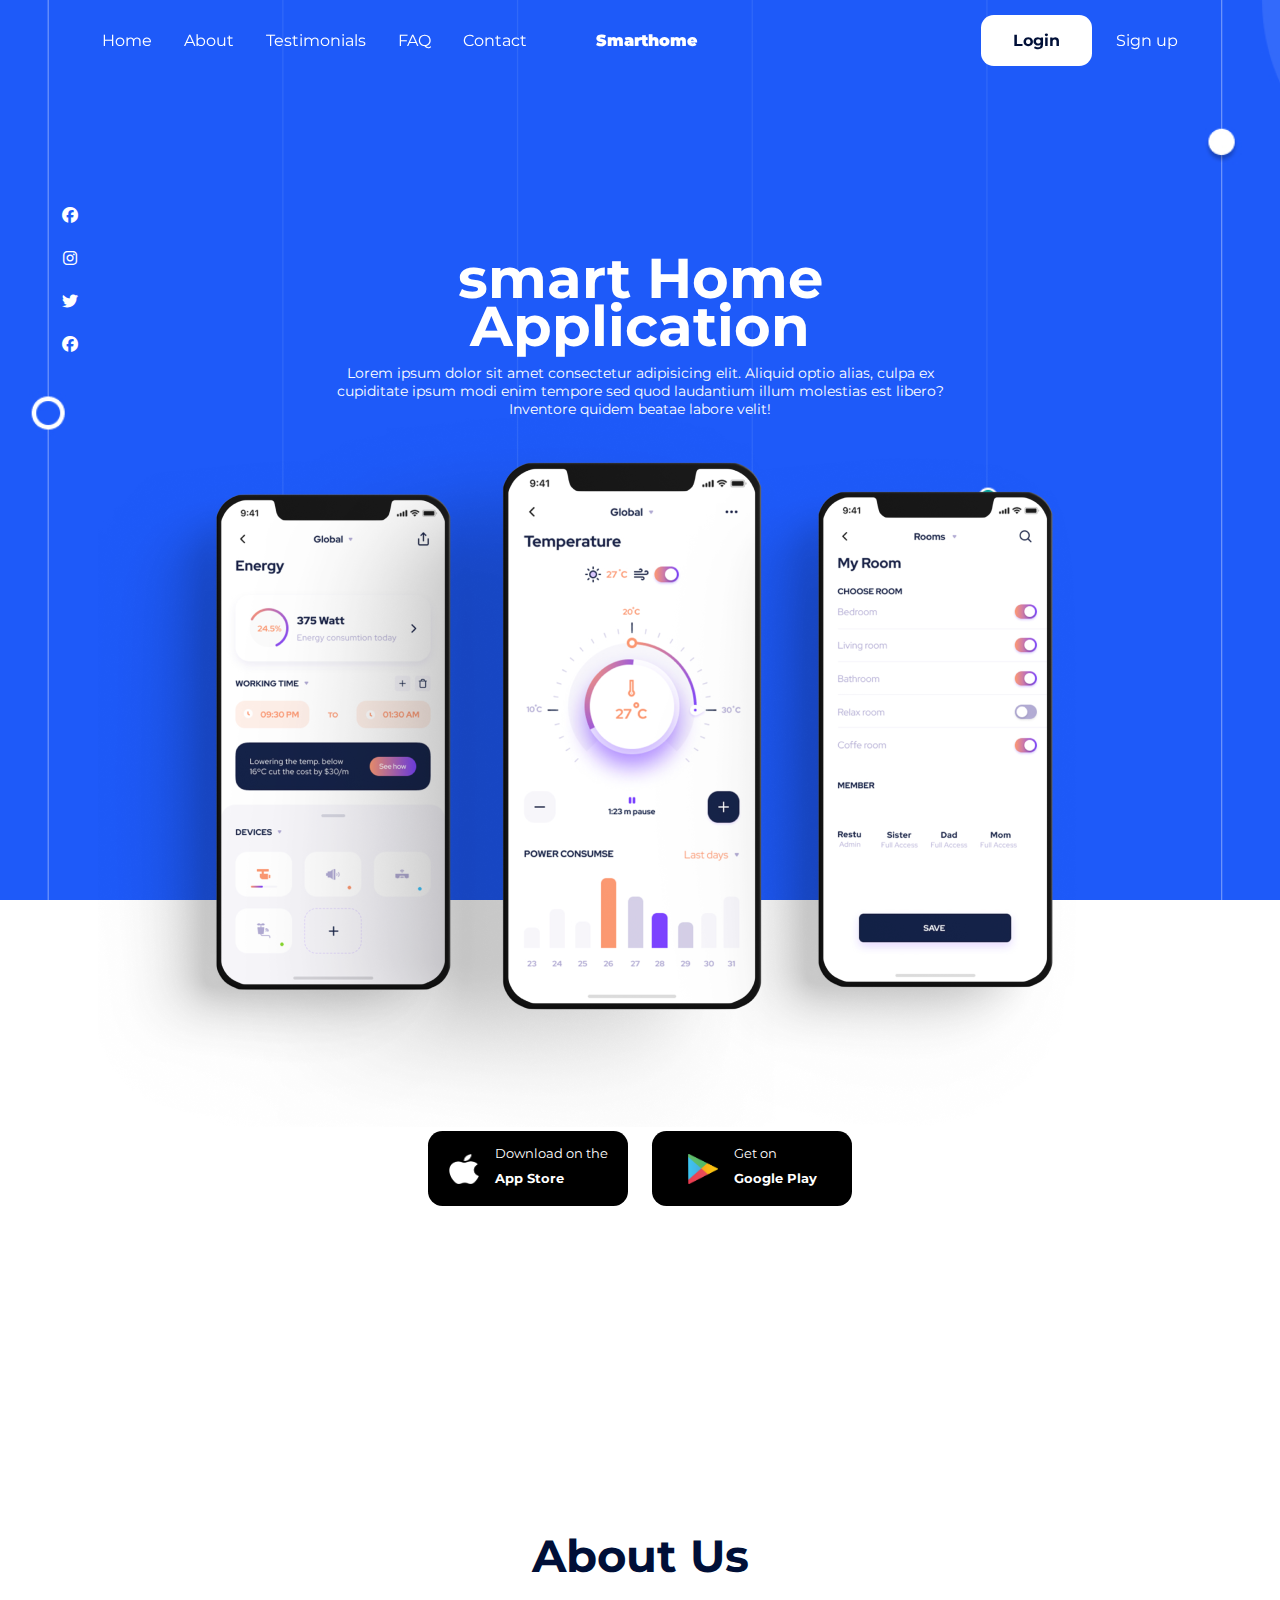
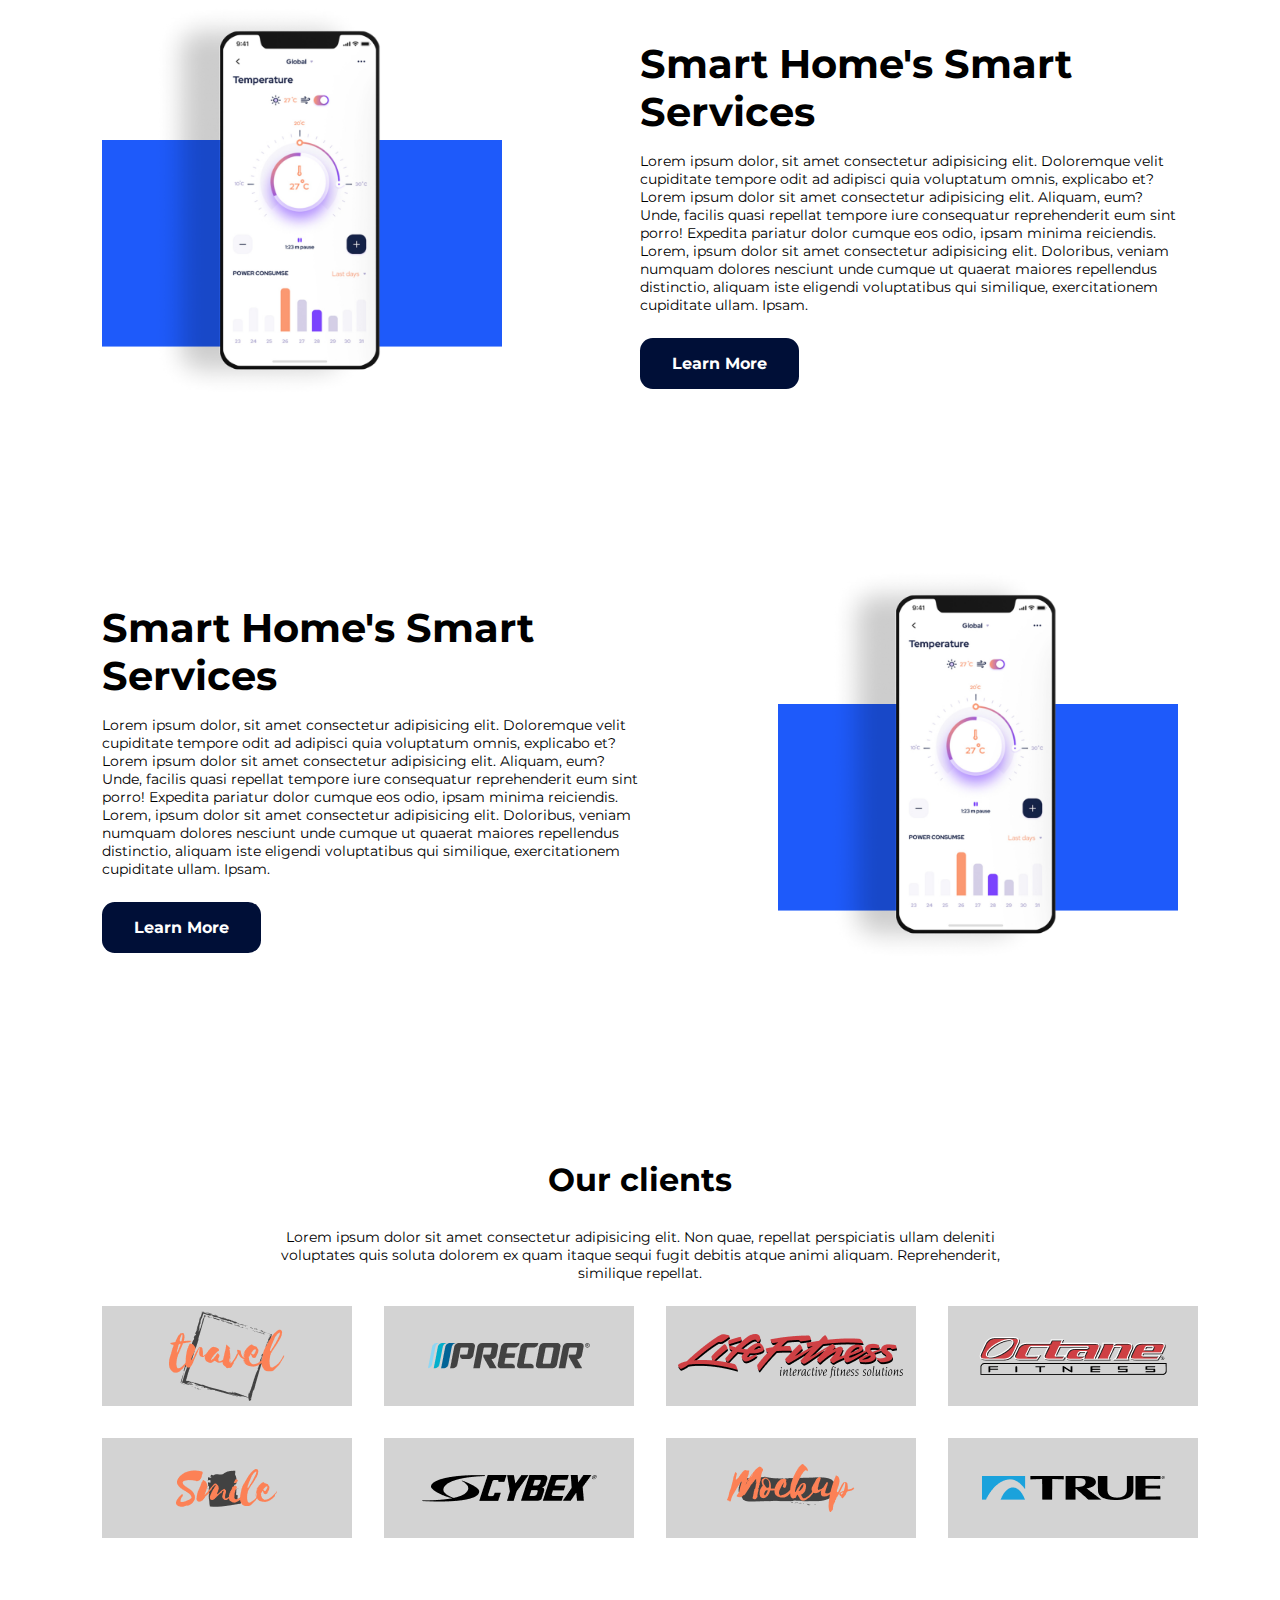
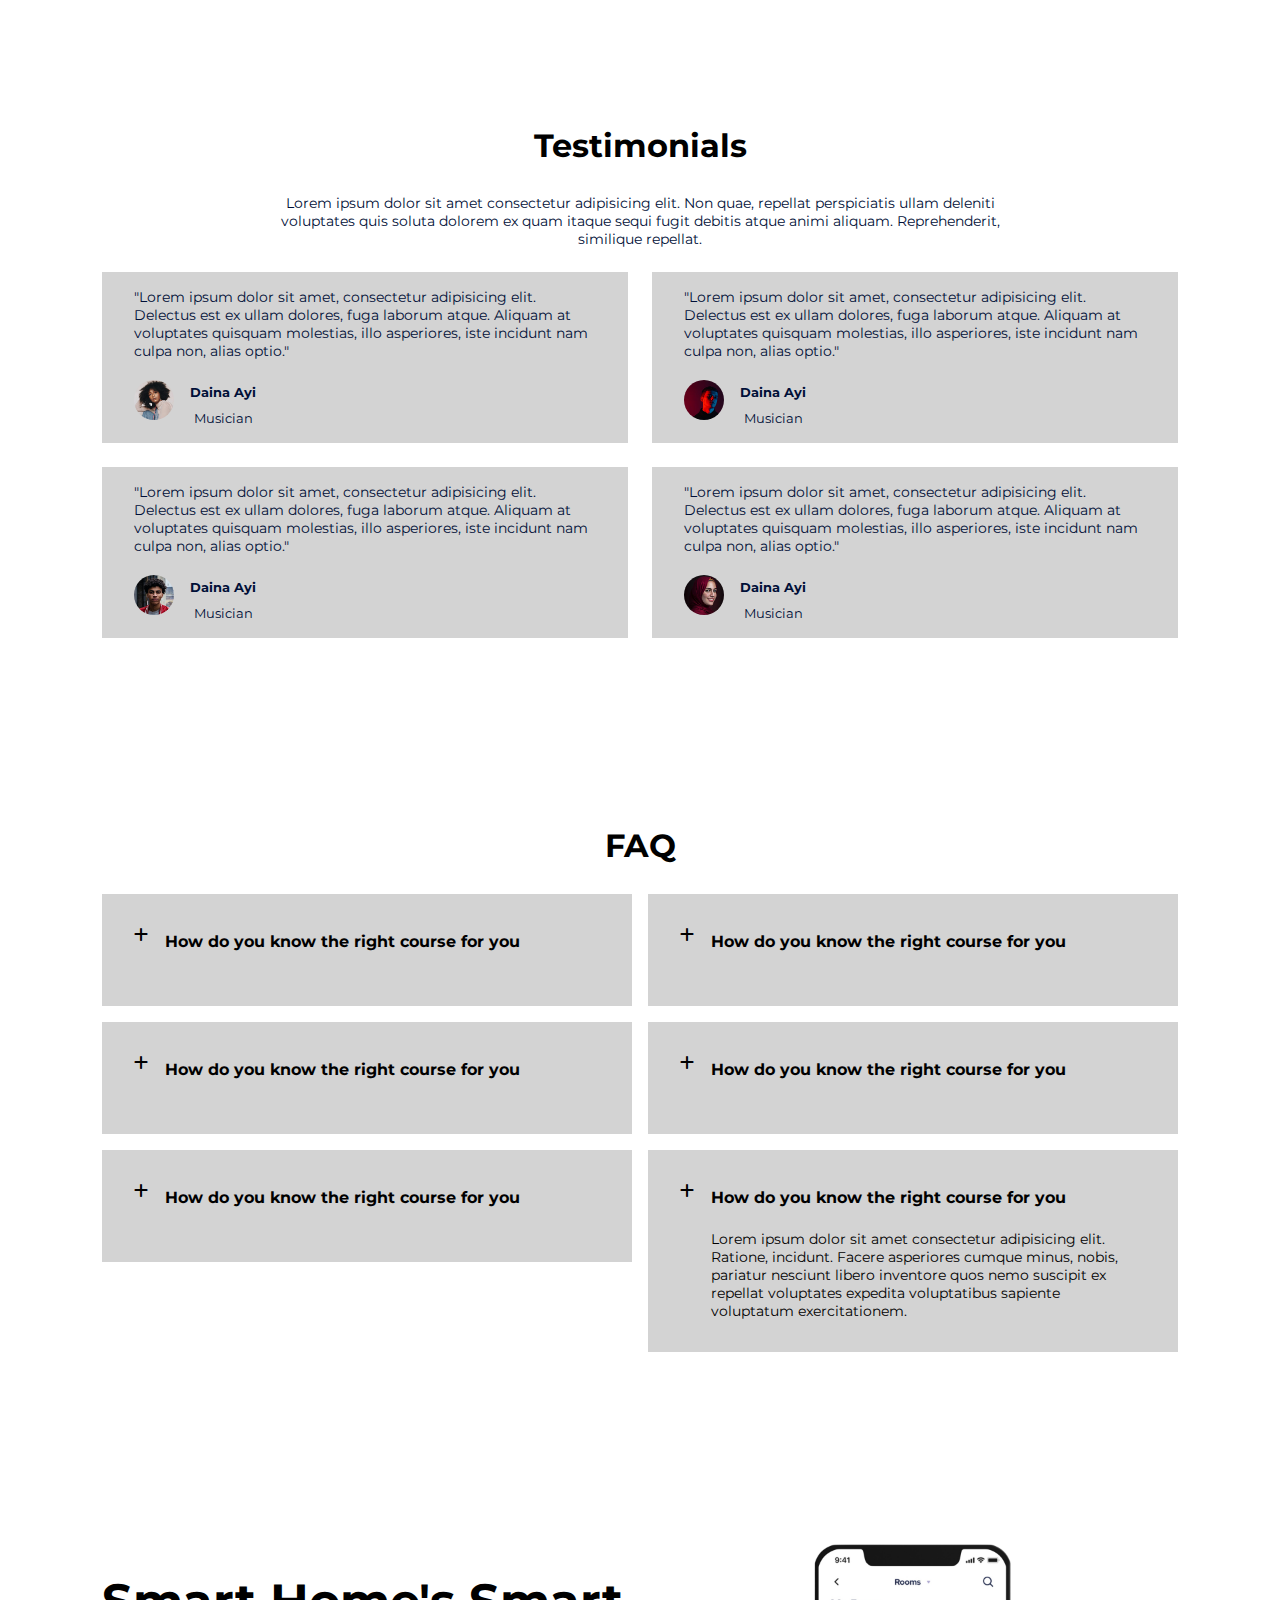
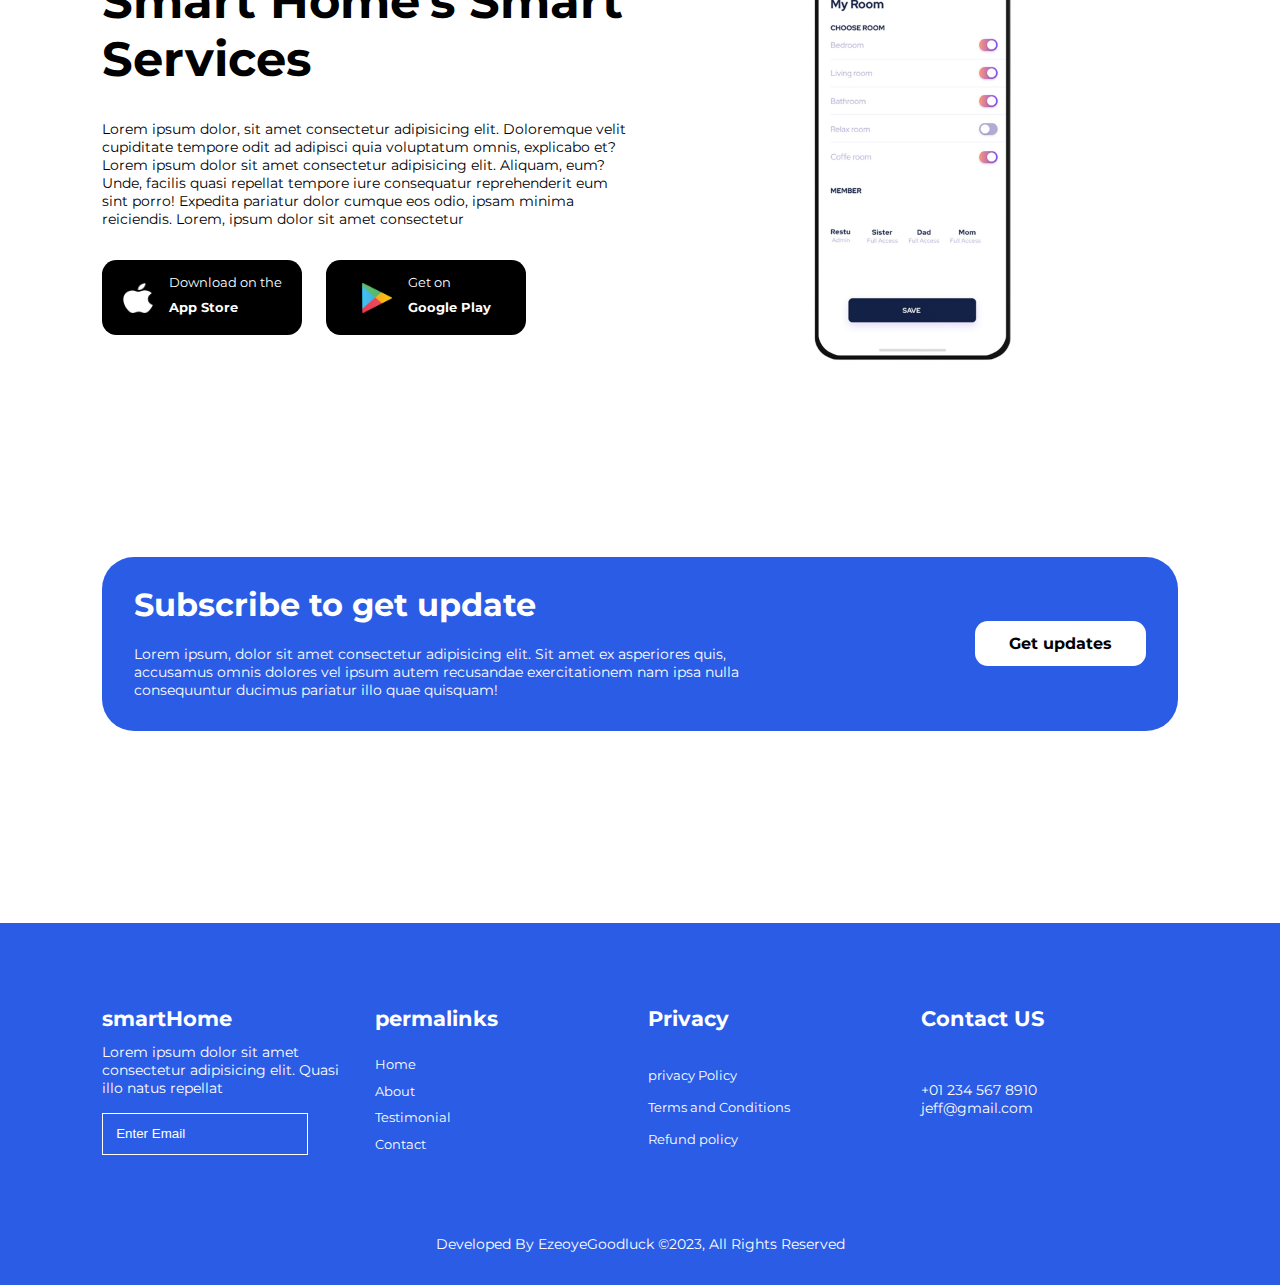
<file: index.html>
<!DOCTYPE html>
<html lang="en">
  <head>
    <meta charset="UTF-8" />
    <meta http-equiv="X-UA-Compatible" content="IE=edge" />
    <meta name="viewport" content="width=device-width, initial-scale=1.0" />
    <link
      rel="stylesheet"
      href="https://cdnjs.cloudflare.com/ajax/libs/font-awesome/6.3.0/css/all.min.css"
    />
    <link rel="stylesheet" href="style.css" />
    <title>Smarthome || website</title>
  </head>
  <body>
    <!-- =================Header section============ -->
    <header id="header">
      <nav class="nav">
        <div class="container nav__container">
          <ul class="nav__menu">
            <li><a href="index.html">Home</a></li>
            <li><a href="#about">About</a></li>
            <li><a href="#testimonials">Testimonials</a></li>
            <li><a href="#faq">FAQ</a></li>
            <li><a href="contact.html">Contact</a></li>
          </ul>
          <div class="smart__item">
            <li><a href="index.html">Smarthome</a></li>
          </div>
          <button id="open-menu-btn">
            <i class="fa fa-bars"></i>
          </button>
          <button id="close-menu-btn"><i class="fa fa-times"></i></button>
          <div class="nav__btn">
            <a href="#" class="btn btn-light">Login</a>
            <a href="#">Sign up</a>
          </div>
        </div>
      </nav>
      <!--===========aside socials================ -->
      <div class="socials">
        <a href="#">
          <i class="fa-brands fa-facebook"></i>
        </a>
        <a href="#">
          <i class="fa-brands fa-instagram"></i>
        </a>
        <a href="#">
          <i class="fa-brands fa-twitter"></i>
        </a>
        <a href="#">
          <i class="fa-brands fa-facebook"></i>
        </a>
      </div>
      <!-- ========Smarthome============ -->
      <div class="smarthome">
        <h1>smart Home Application</h1>
        <p>
          Lorem ipsum dolor sit amet consectetur adipisicing elit. Aliquid optio
          alias, culpa ex cupiditate ipsum modi enim tempore sed quod laudantium
          illum molestias est libero? Inventore quidem beatae labore velit!
        </p>
        <!-- ==========smarthome Image======= -->
        <div class="hero__image">
          <img src="./assets/images/hero.png" alt="hero" />
        </div>

        <!-- Call to action button -->
        <div class="cta__container">
          <!-- cta_btn-1 -->
          <div class="cta__btn">
            <img src="./assets/images/Apple-logo.png" alt="Apple-logo" />
            <div>
              <small>Download on the</small>
              <h5>App Store</h5>
            </div>
          </div>
          <!-- cta_btn-2 -->
          <div class="cta__btn">
            <img src="./assets/images/google playstore.png" alt="Apple-logo" />
            <div>
              <small>Get on</small>
              <h5>Google Play</h5>
            </div>
          </div>
        </div>
      </div>
    </header>

    <!-- ==================About Section================== -->

    <section id="about">
      <h2>About Us</h2>
      <div class="container">
        <div class="about__container">
          <!-- about_Image -->
          <div>
            <img src="./assets/images/about1.png" alt="about" />
          </div>
          <!-- about_info -->
          <div class="about__info">
            <h2>Smart Home's Smart Services</h2>
            <p>
              Lorem ipsum dolor, sit amet consectetur adipisicing elit.
              Doloremque velit cupiditate tempore odit ad adipisci quia
              voluptatum omnis, explicabo et?Lorem ipsum dolor sit amet
              consectetur adipisicing elit. Aliquam, eum? Unde, facilis quasi
              repellat tempore iure consequatur reprehenderit eum sint porro!
              Expedita pariatur dolor cumque eos odio, ipsam minima reiciendis.
              Lorem, ipsum dolor sit amet consectetur adipisicing elit.
              Doloribus, veniam numquam dolores nesciunt unde cumque ut quaerat
              maiores repellendus distinctio, aliquam iste eligendi voluptatibus
              qui similique, exercitationem cupiditate ullam. Ipsam.
            </p>
            <a href="#" class="btn btn-primary">Learn More</a>
          </div>
        </div>
        <!-- about-2 -->
        <div class="about__container">
          <!-- about_info -->
          <div class="about__info">
            <h2>Smart Home's Smart Services</h2>
            <p>
              Lorem ipsum dolor, sit amet consectetur adipisicing elit.
              Doloremque velit cupiditate tempore odit ad adipisci quia
              voluptatum omnis, explicabo et?Lorem ipsum dolor sit amet
              consectetur adipisicing elit. Aliquam, eum? Unde, facilis quasi
              repellat tempore iure consequatur reprehenderit eum sint porro!
              Expedita pariatur dolor cumque eos odio, ipsam minima reiciendis.
              Lorem, ipsum dolor sit amet consectetur adipisicing elit.
              Doloribus, veniam numquam dolores nesciunt unde cumque ut quaerat
              maiores repellendus distinctio, aliquam iste eligendi voluptatibus
              qui similique, exercitationem cupiditate ullam. Ipsam.
            </p>
            <a href="#" class="btn btn-primary">Learn More</a>
          </div>
          <!-- Image -->
          <div>
            <img src="./assets/images/about1.png" alt="about" />
          </div>
        </div>
      </div>
    </section>
    <!-- End of about section -->

    <!-- ==========================Clients section=========================================================== -->
    <section id="client">
      <h2>Our clients</h2>
      <p class="subtitle">
        Lorem ipsum dolor sit amet consectetur adipisicing elit. Non quae,
        repellat perspiciatis ullam deleniti voluptates quis soluta dolorem ex
        quam itaque sequi fugit debitis atque animi aliquam. Reprehenderit,
        similique repellat.
      </p>
      <div class="container client__container">
        <div>
          <img src="./assets/images/client1.png" alt="client" />
        </div>
        <div>
          <img src="./assets/images/client2.png" alt="client" />
        </div>
        <div>
          <img src="./assets/images/client3.png" alt="client" />
        </div>
        <div>
          <img src="./assets/images/client4.png" alt="client" />
        </div>
        <div>
          <img src="./assets/images/client5.png" alt="client" />
        </div>
        <div>
          <img src="./assets/images/client6.png" alt="client" />
        </div>
        <div>
          <img src="./assets/images/client7.png" alt="client" />
        </div>

        <div>
          <img src="./assets/images/client8.png" alt="client" />
        </div>
      </div>
    </section>
    <!-- ==================Testimonials Section================================= -->
    <section id="testimonials">
      <h2>Testimonials</h2>
      <p class="subtitle">
        Lorem ipsum dolor sit amet consectetur adipisicing elit. Non quae,
        repellat perspiciatis ullam deleniti voluptates quis soluta dolorem ex
        quam itaque sequi fugit debitis atque animi aliquam. Reprehenderit,
        similique repellat.
      </p>
      <div class="container testimonial__container">
        <div class="testimonial__item">
          <div class="testimonial__item-info">
            <p>
              "Lorem ipsum dolor sit amet, consectetur adipisicing elit.
              Delectus est ex ullam dolores, fuga laborum atque. Aliquam at
              voluptates quisquam molestias, illo asperiores, iste incidunt nam
              culpa non, alias optio."
            </p>
          </div>
          <div class="testimonial__item-footer">
            <div class="footer__image">
              <img src="./assets/images/avatar1.jpg" alt="client" />
            </div>
            <div class="footer__info">
              <h5>Daina Ayi</h5>
              <small>Musician</small>
            </div>
          </div>
        </div>
        <div class="testimonial__item">
          <div class="testimonial__item-info">
            <p>
              "Lorem ipsum dolor sit amet, consectetur adipisicing elit.
              Delectus est ex ullam dolores, fuga laborum atque. Aliquam at
              voluptates quisquam molestias, illo asperiores, iste incidunt nam
              culpa non, alias optio."
            </p>
          </div>
          <div class="testimonial__item-footer">
            <div class="footer__image">
              <img src="./assets/images/avatar2.jpg" alt="client" />
            </div>
            <div class="footer__info">
              <h5>Daina Ayi</h5>
              <small>Musician</small>
            </div>
          </div>
        </div>
        <div class="testimonial__item">
          <div class="testimonial__item-info">
            <p>
              "Lorem ipsum dolor sit amet, consectetur adipisicing elit.
              Delectus est ex ullam dolores, fuga laborum atque. Aliquam at
              voluptates quisquam molestias, illo asperiores, iste incidunt nam
              culpa non, alias optio."
            </p>
          </div>
          <div class="testimonial__item-footer">
            <div class="footer__image">
              <img src="./assets/images/avatar3.jpg" alt="client" />
            </div>
            <div class="footer__info">
              <h5>Daina Ayi</h5>
              <small>Musician</small>
            </div>
          </div>
        </div>
        <div class="testimonial__item">
          <div class="testimonial__item-info">
            <p>
              "Lorem ipsum dolor sit amet, consectetur adipisicing elit.
              Delectus est ex ullam dolores, fuga laborum atque. Aliquam at
              voluptates quisquam molestias, illo asperiores, iste incidunt nam
              culpa non, alias optio."
            </p>
          </div>
          <div class="testimonial__item-footer">
            <div class="footer__image">
              <img src="./assets/images/avatar4.jpg" alt="client" />
            </div>
            <div class="footer__info">
              <h5>Daina Ayi</h5>
              <small>Musician</small>
            </div>
          </div>
        </div>
      </div>
    </section>

    <!-- ===================End of Testimonials======================================================= -->

    <!-- ==============================FAQ================================================================== -->
    <section id="faq">
      <h2>FAQ</h2>
      <div class="container container__faq">
        <article class="faq">
          <div><i class="faq_icon fa-solid fa-plus"></i></div>
          <div class="question_answer">
            <h4>How do you know the right course for you</h4>
            <p>
              Lorem ipsum dolor sit amet consectetur adipisicing elit. Ratione,
              incidunt. Facere asperiores cumque minus, nobis, pariatur nesciunt
              libero inventore quos nemo suscipit ex repellat voluptates
              expedita voluptatibus sapiente voluptatum exercitationem.
            </p>
          </div>
        </article>
        <article class="faq">
          <div><i class="faq_icon fa-solid fa-plus"></i></div>
          <div class="question_answer">
            <h4>How do you know the right course for you</h4>
            <p>
              Lorem ipsum dolor sit amet consectetur adipisicing elit. Ratione,
              incidunt. Facere asperiores cumque minus, nobis, pariatur nesciunt
              libero inventore quos nemo suscipit ex repellat voluptates
              expedita voluptatibus sapiente voluptatum exercitationem.
            </p>
          </div>
        </article>
        <article class="faq">
          <div><i class="faq_icon fa-solid fa-plus"></i></div>
          <div class="question_answer">
            <h4>How do you know the right course for you</h4>
            <p>
              Lorem ipsum dolor sit amet consectetur adipisicing elit. Ratione,
              incidunt. Facere asperiores cumque minus, nobis, pariatur nesciunt
              libero inventore quos nemo suscipit ex repellat voluptates
              expedita voluptatibus sapiente voluptatum exercitationem.
            </p>
          </div>
        </article>
        <article class="faq">
          <div><i class="faq_icon fa-solid fa-plus"></i></div>
          <div class="question_answer">
            <h4>How do you know the right course for you</h4>
            <p>
              Lorem ipsum dolor sit amet consectetur adipisicing elit. Ratione,
              incidunt. Facere asperiores cumque minus, nobis, pariatur nesciunt
              libero inventore quos nemo suscipit ex repellat voluptates
              expedita voluptatibus sapiente voluptatum exercitationem.
            </p>
          </div>
        </article>
        <article class="faq">
          <div><i class="faq_icon fa-solid fa-plus"></i></div>
          <div class="question_answer">
            <h4>How do you know the right course for you</h4>
            <p>
              Lorem ipsum dolor sit amet consectetur adipisicing elit. Ratione,
              incidunt. Facere asperiores cumque minus, nobis, pariatur nesciunt
              libero inventore quos nemo suscipit ex repellat voluptates
              expedita voluptatibus sapiente voluptatum exercitationem.
            </p>
          </div>
        </article>
        <article class="faq open">
          <div><i class="faq_icon fa-solid fa-plus"></i></div>
          <div class="question_answer">
            <h4>How do you know the right course for you</h4>
            <p>
              Lorem ipsum dolor sit amet consectetur adipisicing elit. Ratione,
              incidunt. Facere asperiores cumque minus, nobis, pariatur nesciunt
              libero inventore quos nemo suscipit ex repellat voluptates
              expedita voluptatibus sapiente voluptatum exercitationem.
            </p>
          </div>
        </article>
      </div>
    </section>

    <!-- =======================Call to Action =============================================== -->
    <section id="feedback">
      <div class="container">
        <div class="feedback__container">
          <div class="feedback__info">
            <h2>Smart Home's Smart Services</h2>
            <p>
              Lorem ipsum dolor, sit amet consectetur adipisicing elit.
              Doloremque velit cupiditate tempore odit ad adipisci quia
              voluptatum omnis, explicabo et?Lorem ipsum dolor sit amet
              consectetur adipisicing elit. Aliquam, eum? Unde, facilis quasi
              repellat tempore iure consequatur reprehenderit eum sint porro!
              Expedita pariatur dolor cumque eos odio, ipsam minima reiciendis.
              Lorem, ipsum dolor sit amet consectetur
            </p>
            <!-- Call to action button -->
            <div class="cta__container">
              <!-- cta_btn-1 -->
              <div class="cta__btn">
                <img src="./assets/images/Apple-logo.png" alt="Apple-logo" />
                <div>
                  <small>Download on the</small>
                  <h5>App Store</h5>
                </div>
              </div>
              <!-- cta_btn-2 -->
              <div class="cta__btn">
                <img
                  src="./assets/images/google playstore.png"
                  alt="Apple-logo"
                />
                <div>
                  <small>Get on</small>
                  <h5>Google Play</h5>
                </div>
              </div>
            </div>
          </div>
          <!-- about_Image  -->
          <div class="feedback__img">
            <img src="./assets/images/app3.png" alt="about" />
          </div>
        </div>
      </div>
    </section>
    <!-- ================================End of Feedback Section=================================================== -->

    <!-- ================================Update's Section======================================================== -->
    <section id="update">
      <div class="container">
        <div class="update__container">
          <div class="update__info">
            <h2>Subscribe to get update</h2>
            <p>
              Lorem ipsum, dolor sit amet consectetur adipisicing elit. Sit amet
              ex asperiores quis, accusamus omnis dolores vel ipsum autem
              recusandae exercitationem nam ipsa nulla consequuntur ducimus
              pariatur illo quae quisquam!
            </p>
          </div>
          <div class="update__cta-btn">
            <a href="#" class="">Get updates</a>
          </div>
        </div>
      </div>
    </section>
    <!-- ===================Footer Section====================================================================== -->
    <footer id="footer">
      <div class="container footer__container">
        <div>
          <h4>smartHome</h4>
          <p>
            Lorem ipsum dolor sit amet consectetur adipisicing elit. Quasi illo
            natus repellat
          </p>
          <div>
            <input type="text" placeholder="Enter Email" />
          </div>
        </div>
        <div>
          <h4>permalinks</h4>
          <ul>
            <li><a href="#">Home</a></li>
            <li><a href="#about">About</a></li>
            <li><a href="#testimonial">Testimonial</a></li>
            <li><a href="#contect">Contact</a></li>
          </ul>
        </div>
        <div>
          <h4>Privacy</h4>
          <ul>
            <li>privacy Policy</li>
            <li>Terms and Conditions</li>
            <li>Refund policy</li>
          </ul>
        </div>
        <div>
          <h4>Contact US</h4>
          <p>
            +01 234 567 8910 <br />
            jeff@gmail.com
          </p>
        </div>
      </div>
      <p class="signature">
        Developed By EzeoyeGoodluck &copy;2023, All Rights Reserved
      </p>
    </footer>

    <script src="main.js"></script>
  </body>
</html>
</file>
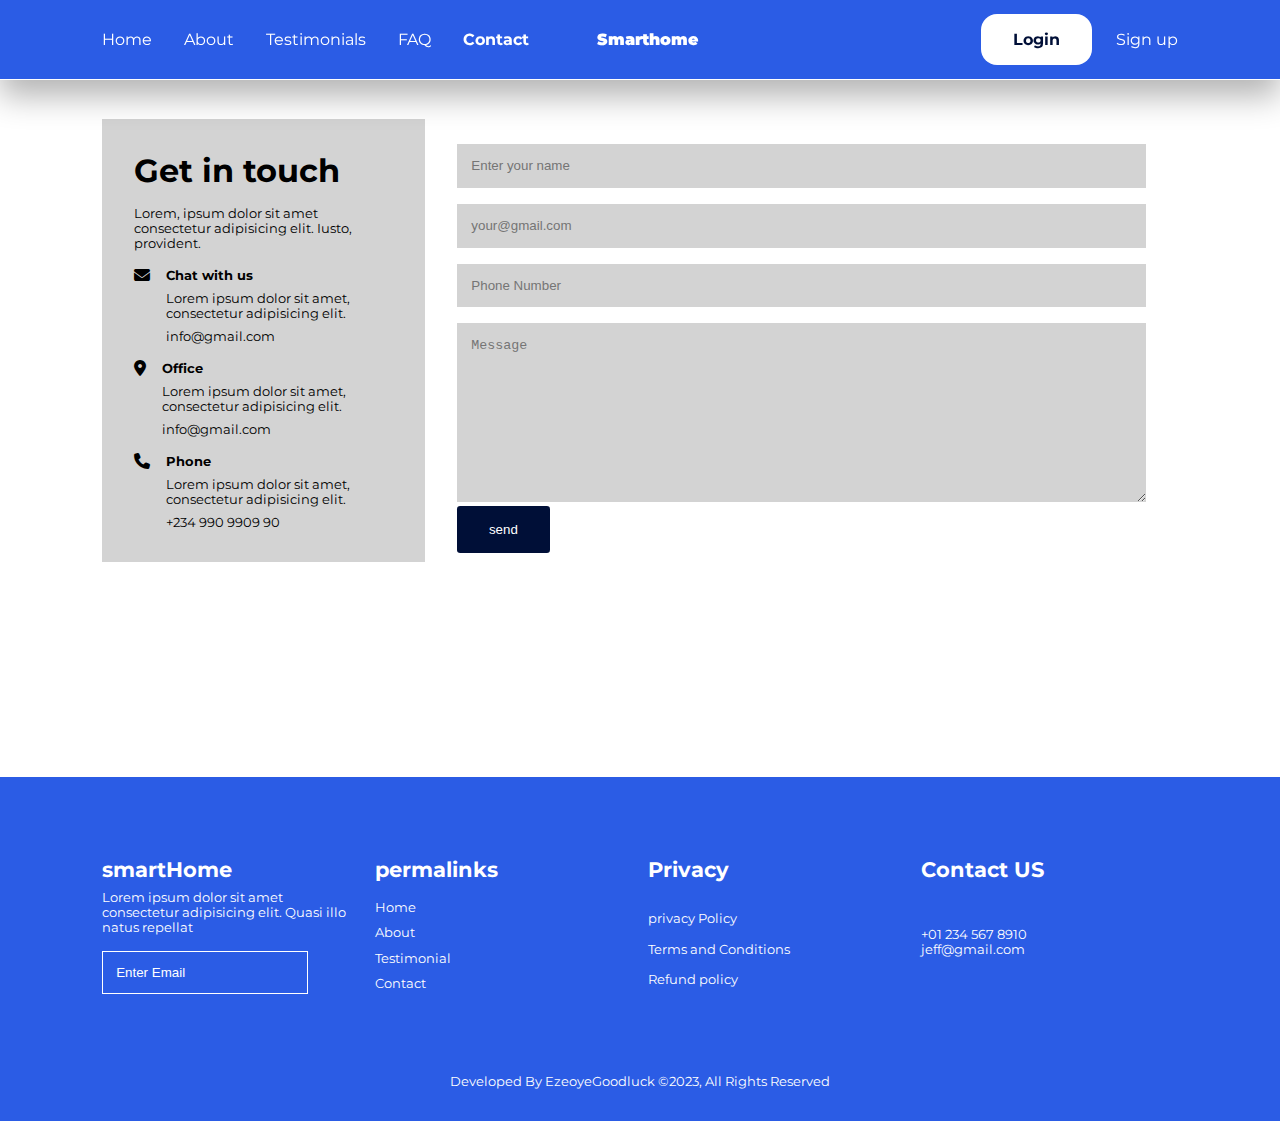
<file: contact.html>
<!DOCTYPE html>
<html lang="en">
<head>
    <meta charset="UTF-8">
    <meta http-equiv="X-UA-Compatible" content="IE=edge">
    <meta name="viewport" content="width=device-width, initial-scale=1.0">
    <link rel="stylesheet" href="https://cdnjs.cloudflare.com/ajax/libs/font-awesome/6.3.0/css/all.min.css">
    <link rel="stylesheet" href="contact.css">
    <title>Smarthome || website </title>
</head>
<body>
    <!-- =================Header section============ --> 
    <header id="header">
        <nav class="nav window-scroll">
            <div class="container nav__container">
                <ul class="nav__menu">
                    <li><a href="index.html">Home</a></li>
                    <li><a href="index.html#about">About</a></li>
                    <li><a href="index.html#testimonials">Testimonials</a></li>
                    <li><a href="index.html#faq">FAQ</a></li>
                    <li><a href="contact.html">Contact</a></li>
                </ul>
                <div class="smart__item">
                <li><a href="index.html" >Smarthome</a></li>
               </div>
                <button id="open-menu-btn">
                    <i class="fa fa-bars"></i>
                </button>
                <button id="close-menu-btn"><i class="fa fa-times "></i></button>
                <div class="nav__btn">
                    <a href="#" class="btn btn-light" >Login</a>
                    <a href="#">Sign up</a>
                </div>
            </div>
        </nav>

    </header>

    <!--===================== Contact Section========================================= -->

    <section id="contact">
        <div class="container contact__container">
            <article class="contact__info">
                <h2>Get in touch</h3>
                <p>Lorem, ipsum dolor sit amet consectetur adipisicing elit. Iusto, provident.</p>
                <div  class="contact__info-item">
                    <i class="fa-solid fa-envelope"></i>
                    <div>
                        <h5>Chat with us</h5>
                        <p>Lorem ipsum dolor sit amet, consectetur adipisicing elit.</p>
                        <p>info@gmail.com</p>
                    </div> 
                </div>
                <div  class="contact__info-item">
                    <i class="fa-solid fa-location-dot"></i>
                    <div>
                        <h5>Office</h5>
                        <p>Lorem ipsum dolor sit amet, consectetur adipisicing elit.</p>
                        <p>info@gmail.com</p>
                    </div> 
                </div >
                <div  class="contact__info-item" >
                    <i class="fa-solid fa-phone"></i>
                    <div>
                        <h5>Phone</h5>
                        <p>Lorem ipsum dolor sit amet, consectetur adipisicing elit.</p>
                        <p>+234 990 9909 90</p>
                    </div> 
                </div>
            
            </article>
            <article class="contact__form">
                <input type="text" placeholder="Enter your name">
                <input type="email" placeholder="your@gmail.com">
                <input type="text" placeholder="Phone Number">
                <textarea name=""  cols="30" rows="10" placeholder="Message"></textarea>
                <input type="button" class="btn-primary" value="send">


            </article>

        </div>

    </section>




 
    <!-- ===================Footer Section====================================================================== -->
    <footer id="footer">
        <div class="container footer__container">
            <div>
                <h4>smartHome</h4>
                <p>Lorem ipsum dolor sit amet consectetur adipisicing elit. Quasi illo natus repellat</p>
                <div>
                    <input type="text" placeholder="Enter Email">
                </div>
            </div>
            <div>
                <h4>permalinks</h4>
                <ul>
                    <li><a href="#">Home</a></li>
                    <li><a href="#about">About</a></li>
                    <li><a href="#testimonial">Testimonial</a></li>
                    <li><a href="#contect">Contact</a></li>
                </ul>
            </div>
            <div>
                <h4>Privacy</h4>
                <ul>
                    <li>privacy Policy</li>
                    <li>Terms and Conditions</li>
                    <li>Refund policy</li>
                </ul>
            </div>
            <div>
                <h4>Contact US</h4>
                <p>+01 234 567 8910 <br>
                jeff@gmail.com</p>
            </div>
        </div>
        <p class="signature">
            Developed By EzeoyeGoodluck &copy;2023, All Rights Reserved
          </p>
    </footer>



    <script src="main.js"></script>
</body>

</html>
</file>
<file: style.css>
@import url("https://fonts.googleapis.com/css2?family=Inter:wght@400;700;800&family=Lato:wght@300;400;900&family=Montserrat:wght@300;400;500;600;700;800&display=swap");

:root {
  --color-primary: #a91efa;
  --color-primary-varient: rgba(0, 0, 240, 0.2);
  --color-white: #fff;
  --color-black: #000f37;
  --color-dark: #575757;

  --bottom-selection-padding: 12rem;
  --bottom-selection-padding-mobile: 8rem;

  --transition: all 400ms ease;

  --container-width: 84%;
  --container-width-tablet: 90%;
  --container-width-mobile: 94%;
}

* {
  padding: 0;
  margin: 0;
  box-sizing: border-box;
  text-decoration: none;
  list-style-type: none;
}

html {
  scroll-behavior: smooth;
}

body {
  font-family: "Montserrat", sans-serif;
  background: var(--color-white);
  color: var(--color-white);
  font-size: 0.9;
}

/* ============== General styles ==========================*/
a {
  color: var(--color-white);
  cursor: pointer;
}

section {
  padding-bottom: var(--bottom-selection-padding);
}

.container {
  width: var(--container-width);
  margin: auto;
}

button{
  background: transparent;
  border: none;
}

.btn {
  padding: 1rem 2rem;
  border-radius: 0.8rem;
  font-weight: bold;
  cursor: pointer;
}

.btn-primary {
  background-color: var(--color-black);
  color: var(--color-white);
}

.btn:hover {
  background-color: var(--color-white);
  color: var(--color-black);
  border: 1px solid var(--color-black);
}

.btn-light {
  background-color: var(--color-white);
  color: var(--color-black);
  font-weight: 700;
}

.btn-light:hover {
  background-color: transparent;
  color: var(--color-white);
  border: 1px #fff solid;
}

section > h2 {
  text-align: center;
  margin-bottom: 2rem;
  color: #000;
}

h1,
h2,
h3,
h4,
h5 {
  line-height: 2rem;
}

h2 {
  font-size: 2rem;
}

h3 {
  font-size: 1.6rem;
}

h4 {
  font-size: 1.3rem;
}

p {
  font-size: 0.9rem;
}

.subtitle {
  max-width: 60%;
  margin: auto;
  text-align: center;
  padding-bottom: 1.5rem;
}

/* ======================End of general styles =======================*/

.cta__container {
  display: flex;
  gap: 1.5rem;
}

.cta__btn img {
  width: 30px;
  height: 30px;
}

.cta__btn {
  background: #000;
  color: #fff;
  width: 200px;
  height: 75px;
  border-radius: 0.9rem;
  display: flex;
  justify-content: center;
  align-items: center;
  padding: 0 1rem;
  gap: 1rem;
  text-align: left;
  cursor: pointer;
  transition: 0.5s ease;
}

.cta__btn:hover {
  transform: translateY(-10px);
  opacity: 0.8;
}

/* ==============Header section============================= */

#header {
  height: 100vh;
  width: 100;
  background-image: url("./assets/images/header\ bg.jpg");
  background-position: center;
  background-repeat: no-repeat;
  background-size: cover;
  position: relative;
}

#header .nav {
  background-color: transparent;
  position: fixed;
  width: 100vw;
  top: 0;
  z-index: 11;
  height: 5rem;
}

.nav__btn {
  display: flex;
  align-items: center;
  justify-items: center;
  gap: 1.5rem;
  cursor: pointer;
}

.smart__item {
  display: flex;
  align-items: center;
  justify-items: flex-start;
  text-align: left;
  margin-right: 20%;
}

.smart__item a {
  font-weight: 900;
}

#header .nav__container {
  display: flex;
  align-items: center;
  justify-content: space-between;
  height: 100%;
}

#header .nav.window-scroll {
  background-color: #2b5ce5;
  box-shadow: 0 1rem 2rem rgba(0, 0, 0, 0.3);
  border-bottom: 1px solid #fff;
}

.nav__container button {
  display: none;
  z-index: 10;
  cursor: pointer;
}

.nav__menu {
  display: flex;
  gap: 2rem;
}

#header .nav__container ul li a:hover {
  color: #d3d3d3;
}

#header > div {
  padding-top: 35rem;
  display: flex;
  height: 100%;
  width: 50%;
  margin: auto;
  align-items: center;
  justify-content: center;
  flex-direction: column;
  text-align: center;
}

#header > div h1 {
  font-size: 3.5rem;
  margin-bottom: 0.9rem;
  line-height: 3rem;
}

#header .socials {
  position: absolute;
  top: -50%;
  left: -250px;
  z-index: 2;
  display: flex;
  flex-direction: column;
  gap: 1.5rem;
}

#header .socials i:hover {
  color: #d3d3d3;
}

/* ===========About Us========================= */

#about {
  margin-top: 40rem;
  color: #000;
}

#about > h2 {
  color: var(--color-black) !important;
  text-align: center;
  font-size: 2.8rem;
  margin-bottom: 2rem;
}

.about__container {
  display: grid;
  grid-template-columns: 50% 50%;
  align-items: center;
  justify-content: center;
  color: #000;
}

#about .about__container:first-child {
  margin-bottom: 10rem;
}

#about .about__container:last-child div:last-child {
  text-align: right;
}

#about .about__info h2 {
  font-size: 2.5rem;
  line-height: 3rem;
  margin-bottom: 1rem;
}

.about__container .about__info p {
  padding-bottom: 2.5rem;
}

.about__container img {
  width: 400px;
}

/* ==============CLIENT================== */

#client {
  color: black;
}

#client .client__container {
  display: grid;
  grid-template-columns: repeat(4, 1fr);
  gap: 2rem;
}

#client .client__container > div {
  width: 250px;
  height: 100px;
  display: flex;
  align-items: center;
  justify-content: center;
  background-color: #d3d3d3;
  cursor: pointer;
}

#client .client__container > div:hover {
  background-color: var(--color-white);
  border: 1px solid #d3d3d3;
}

/* ===============================Testimonials sections======================================================= */

#testimonials {
  color: var(--color-black);
}

#testimonials .testimonial__container {
  display: grid;
  grid-template-columns: repeat(2, 1fr);
  gap: 1.5rem;
}

#testimonials .testimonial__item {
  padding: 1rem 2rem;
  background-color: #d3d3d3;
}

.footer__image img {
  width: 40px;
  border-radius: 50%;
  align-self: center;
}

.testimonial__item-info {
  padding-bottom: 1rem;
}

.testimonial__item-footer {
  display: flex;
  gap: 1rem;
  text-align: center;
  align-items: center;
}

/* ======================FAQ================================================= */
.container__faq {
  display: grid;
  grid-template-columns: 1fr 1fr;
  gap: 1rem;
  place-content: center;
}

.container__faq .faq {
  color: #000;
}

.faq {
  display: flex;
  gap: 1rem;
  padding: 2rem;
  height: fit-content;
  background-color: #d3d3d3;
  cursor: pointer;
  transition: 0.5s ease;
  overflow: hidden;
  position: relative;
}

.faq:hover {
  border: 1px solid var(--color-primary);
  background-color: var(--color-primary-varient);
  box-shadow: 0px 10px 12px var(--color-primary-varient);
  transform: translateY(-10px);
}

.question_answer h4 {
  padding-bottom: 1rem;
  font-size: 1rem;
}

.question_answer p {
  display: none;
}

.faq.open .question_answer p {
  display: block;
}

/* ==============================Feedback========================================================= */
#feedback {
  color: #000;
}

#feedback .feedback__container {
  display: grid;
  grid-template-columns: repeat(2, 1fr);
  align-items: center;
  justify-content: center;
  gap: 1rem;
  width: 100%;
}

.feedback__img {
  width: 200px;
  /* display: flex;
    justify-content: center;
    align-items: center; */
  text-align: center;
  justify-self: center;
}

.feedback__img img {
  width: 100%;
  /* text-align: start; */
}

.feedback__info {
  display: grid;
  gap: 2rem;
}

.feedback__info h2 {
  font-size: 3rem;
  line-height: 1.2;
}

/* =========================End of Feedback Section================================================= */

/*========================Update's============================================== */
#update .update__container {
  display: grid;
  grid-template-columns: 60% 40%;
  align-items: center;
  gap: 1rem;
  color: var(--color-white);
  padding: 2rem;
  border-radius: 2rem;
}

.update__container {
  /* background-color: var(--color-primary); */
  background-color: #2b5ce5;
  color: var(--color-white);
}

.update__info {
  display: grid;
  gap: 1.5rem;
}

.update__cta-btn {
  justify-self: flex-end;
  background-color: white;
  border-radius: 0.8rem; 
   padding: 0.8rem 0.1rem;
  margin-right: 1rem; /* to push the button inside a bit */
  display: inline;
  overflow: hidden;
  transition: all 0.5ms ease;
}

 .update__cta-btn a {
  color: #000 !important;
  padding: 1rem 2rem;
  border-radius: 1rem;
  font-weight: bold;
  cursor: pointer;

} 

.update__cta-btn:hover{
    background-color: transparent !important;
    color: #fff !important;
    border: 1px solid #fff !important;
}

.update__cta-btn:hover a{
    color: #fff !important;

}

/* =====================================Footer section========================================================================= */

#footer {
  background-color: #2b5ce5;
  font-size: 0.8rem;
}

.footer__container {
  display: grid;
  grid-template-columns: repeat(4, 1fr);
  /* align-items: center; */
  padding: 5rem 0rem;
  gap: 1rem;
  justify-content: center;
}

.footer__container div {
  gap: 0.5rem;
  display: grid;
}

.footer__container div ul {
  display: grid;
  gap: 0.5rem;
}

.footer__container div:first-child div {
  display: flex;
  gap: 0;
  border: 1px solid #fff;
  display: inline-block;
  width: 80%;
}

.footer__container div:first-child p {
  margin-bottom: 0.5rem;
}

.footer__container div:first-child div input {
  border: none;
  background-color: transparent;
  outline-style: none;
  padding: 0.8rem;
  color: #fff;
}

.footer__container div:first-child div input::placeholder {
  color: #fff;
}

.footer__container div:first-child div span {
  color: #fff;
}

.signature {
  text-align: center;
  padding-bottom: 2rem;
}

/* ===================MEDIA QUERIES(TABLETS) =============================*/
@media screen and (max-width: 1024px) {
  /* ======================Navbar============================== */

  .nav__container button {
    display: inline-block;
    background: transparent;
    font-size: 1.8rem;
    color: var(--color-white);
    cursor: pointer;
  }

  nav button#close-menu-btn {
    display: none;
  }

  .nav__menu {
    position: fixed;
    top: 5rem;
    right: 5%;
    height: fit-content;
    width: 18rem;
    flex-direction: column;
    display: none;
    transition: var(--transition);
  }

  #header .nav__container ul {
    gap: 0;
  }

  .nav__menu li {
    width: 100%;
    height: 5rem;
    animation: animateNavItems 400ms linear forwards;
    transform-origin: top right;
  }

  .nav__menu li a {
    background-color: #fff;
    box-shadow: -4rem 6rem 10rem rgba(0, 0, 0, 0.6);
    width: 100%;
    height: 100%;
    display: grid;
    place-content: center;
    color: #000;
  }

  .nav__menu li a:hover {
    background-color: #2b5ce5;
    color: #fff;
  }

  .nav__btn {
    display: none;
  }

  /*======================== Header==================================== */

  #header {
    height: fit-content;
    padding: var(--bottom-selection-padding) 0px;
  }

  #header > div {
    padding-top: 0;
    height: 100%;
  }

  .smarthome .hero__image {
    display: none;
  }

  .cta__container {
    margin-top: 2rem;
  }

  #header .socials {
    position: absolute;
    top: 0%;
    left: -20%;
  }

  /* =================About=================== */

  #about {
    margin-top: 8rem;
  }

  .about__container {
    gap: 2rem;
  }

  #about .about__container:first-child {
    margin-bottom: 8rem;
  }

  .about__container img {
    width: 300px;
  }

  /* ===============Clients========================== */

  #client .client__container {
    grid-template-columns: 50% 50%;
    gap: 1rem;
  }

  #client .client__container > div {
    text-align: center;
    align-self: flex-end;
    justify-self: flex-end;
  }

  #client .client__container > div:nth-of-type(even) {
    justify-self: flex-start;
  }

  #about .about__info h2 {
    font-size: 1.5rem;
    line-height: 2rem;
  }

  /* =========================Feedback Section================================================= */

  #feedback .feedback__container {
    gap: 2rem;
  }

  .feedback__img img {
    width: 100%;
  }

  .feedback__img {
    width: 180px;
    /* height: 20px; */
    text-align: center;
    justify-self: center;
  }

  /* =====================================Footer section========================================================================= */

  .footer__container {
    display: grid;
    grid-template-columns: repeat(2, 1fr);
    align-items: center;
    padding: 5rem 0rem;
    gap: 1rem;
    justify-content: center;
    margin-left: 8rem;
  }
}

@media screen and (max-width: 600px) {
  section {
    padding-bottom: var(--bottom-selection-padding-mobile);
  }

  #header {
    height: fit-content;
    padding: var(--bottom-selection-padding-mobile) 0px;
  }

  .smarthome {
    width: 100%;
  }

  #header .socials {
    display: none;
  }

  #header > div h1 {
    font-size: 2rem;
    margin: auto;
    text-align: center;
    line-height: normal;
    margin-bottom: 0.5rem;
  }

  #header > div {
    width: 80%;
  }

  .cta__container {
    flex-direction: column;
  }

  .about__container {
    grid-template-columns: 1fr;
    text-align: center;
  }

  .about__container div {
    text-align: center;
  }

  #about .about__container:last-child div:last-child {
    text-align: center;
  }

  #client .client__container {
    grid-template-columns: 1fr;
  }

  #client .client__container > div {
    text-align: center;
    align-self: center;
    justify-self: center;
  }

  #client .client__container > div:nth-of-type(even) {
    justify-self: center;
  }

  #testimonials .testimonial__container {
    grid-template-columns: 1fr;
  }

  .container__faq {
    grid-template-columns: 1fr;
  }

  #feedback .feedback__container {
    grid-template-columns: 1fr;
    justify-content: center;
  }

  .feedback__img img {
    text-align: center;
    width: 70%;
  }

  .feedback__info h2 {
    text-align: center;
    width: 100%;
    font-size: 2rem;
  }

  .feedback__img {
    text-align: center;
    justify-self: center;
  }

  .cta__container {
    display: flex;
    gap: 1.5rem;
    align-items: center;
  }

  .update__cta-btn {
    justify-self: center;
  }
  #update .update__container {
    display: grid;
    grid-template-columns: 1fr;
    align-items: center;
    justify-content: center;
    gap: 1rem;
    text-align: center;
    color: var(--color-white);
    padding: 2rem;
    border-radius: 2rem;
  }

  .footer__container {
    display: grid;
    grid-template-columns: 1fr;
    align-items: center;
    text-align: center;
    margin-left: 0;
    justify-content: center;
    margin: auto;
  }

  .footer__container div {
    text-align: center;
    place-items: center;
    place-content: center;
  }

  .footer__container div:first-child input {
    margin: 0 au;
  }
}
</file>
<file: contact.css>
@import url("https://fonts.googleapis.com/css2?family=Inter:wght@400;700;800&family=Lato:wght@300;400;900&family=Montserrat:wght@300;400;500;600;700;800&display=swap");

:root {
  --color-primary: #a91efa;
  --color-primary-varient: rgba(0, 0, 240, 0.2);
  --color-white: #fff;
  --color-black: #000f37;
  --color-dark: #575757;

  --bottom-selection-padding: 12rem;
  --bottom-selection-padding-mobile: 8rem;

  --transition: all 400ms ease;

  --container-width: 84%;
  --container-width-tablet: 90%;
  --container-width-mobile: 94%;
}

* {
  padding: 0;
  margin: 0;
  box-sizing: border-box;
  text-decoration: none;
  list-style-type: none;
}

html {
  scroll-behavior: smooth;
}

body {
  font-family: "Montserrat", sans-serif;
  background: var(--color-white);
  color: var(--color-white);
  font-size: 0.7;
}

/* ============== General styles ==========================*/
a {
  color: var(--color-white);
  cursor: pointer;
}

section {
  padding-bottom: var(--bottom-selection-padding);
}

.container {
  width: var(--container-width);
  margin: auto;
}

.btn {
  padding: 1rem 2rem;
  border-radius: 1rem;
  font-weight: bold;
  cursor: pointer;
}

button{
  background: transparent;
  border: none;
}

.btn-primary {
  background-color: var(--color-black);
  color: var(--color-white);
}

.btn:hover {
  background-color: var(--color-white);
  color: var(--color-black);
  border: 1px solid var(--color-black);
}

.btn-light {
  background-color: var(--color-white);
  color: var(--color-black);
  font-weight: 700;
}

.btn-light:hover {
  background-color: transparent;
  color: var(--color-white);
  border: 1px var(--color-primary-varient) solid;
}

section > h2 {
  text-align: center;
  margin-bottom: 2rem;
  color: #000;
}

h1 {
  font-size: 2.4rem;
}
h2 {
  font-size: 2rem;
}

h3 {
  font-size: 1.6rem;
}

h4 {
  font-size: 1.3rem;
}

p {
  font-size: 0.8rem;
}

.subtitle {
  max-width: 60%;
  margin: auto;
  text-align: center;
  padding-bottom: 1.5rem;
}

/* ======================End of general styles =======================*/

.cta__container {
  display: flex;
  gap: 1.5rem;
}

.cta__btn img {
  width: 30px;
  height: 30px;
}

.cta__btn {
  background: #000;
  color: #fff;
  width: 200px;
  height: 75px;
  border-radius: 0.9rem;
  display: flex;
  justify-content: center;
  align-items: center;
  padding: 0 1rem;
  gap: 1rem;
  text-align: left;
  cursor: pointer;
  transition: 0.5s ease;
}

.cta__btn:hover {
  transform: translateY(-10px);
  opacity: 0.8;
}

/* ==============Header section============================= */

#header {
  /* height: 100vh; */
  width: 100;
  background-position: center;
  background-repeat: no-repeat;
  background-size: cover;
  position: relative;
}

#header .nav {
  background-color: #2b5ce5;
  position: fixed;
  width: 100vw;
  top: 0;
  z-index: 11;
  height: 5rem;
  box-shadow: 0 1rem 2rem rgba(0, 0, 0, 0.3);
  border-bottom: 1px solid #fff;
}

.nav__btn {
  display: flex;
  align-items: center;
  justify-items: center;
  gap: 1.5rem;
  cursor: pointer;
}

/* =============================SMART LINK====================================== */
.smart__item {
  display: flex;
  align-items: center;
  justify-items: flex-start;
  text-align: left;
  margin-right: 20%;
}

.smart__item a {
  font-weight: 900;
}

/* =============================SMART LINK=================================== */

#header .nav__container {
  display: flex;
  align-items: center;
  justify-content: space-between;
  height: 100%;
}

.nav__container button {
  display: none;
  z-index: 10;
  cursor: pointer;
}

#header .nav__container ul li:last-child {
  font-size: medium;
  font-weight: bold;
}

.nav__menu {
  display: flex;
  gap: 2rem;
}

#header .nav__container ul li a:hover {
  color: #d3d3d3;
}

#header > div h1 {
  font-size: 3.5rem;
  margin-bottom: 0.9rem;
  line-height: 3rem;
}

/*=============================== Contact============================== ==*/

#contact {
  color: #000;
}

.contact__container {
  padding-top: 6rem;
  display: grid;
  grid-template-columns: 30% 70%;
  align-items: center;
  justify-items: center;
}

.contact__container article {
  padding: 2rem;
  width: 100%;
}

.contact__container article:first-child {
  background-color: #d3d3d3;
  display: grid;
  gap: 1rem;
}

.contact__info-item {
  display: flex;
  flex-direction: row;
  width: 100%;
  gap: 1rem;
}

.contact__info-item > div {
  display: flex;
  flex-direction: column;
  gap: 0.5rem;
}

.contact__form input:not(input[type="button"]),
.contact__form textarea {
  width: 100%;
  margin-top: 1rem;
  padding: 0.9rem;
  border: none;
  background-color: #d3d3d3;
}

.contact__form input:not(input[type="button"]),
.contact__form textarea:focus {
  color: none;
  outline: none;
}

.contact__form input[type="button"] {
  padding: 1rem 2rem;
  display: inline-block;
  border: none;
  border-radius: 0.2rem;
  outline: none;
  cursor: pointer;
}

/* =====================================Footer section========================================================================= */

#footer {
  background-color: #2b5ce5;
  font-size: 0.8rem;
}

.footer__container {
  display: grid;
  grid-template-columns: repeat(4, 1fr);
  /* align-items: center; */
  padding: 5rem 0rem;
  gap: 1rem;
  justify-content: center;
}

.footer__container div {
  gap: 0.5rem;
  display: grid;
}

.footer__container div ul {
  display: grid;
  gap: 0.5rem;
}

.footer__container div:first-child div {
  display: flex;
  gap: 0;
  border: 1px solid #fff;
  display: inline-block;
  width: 80%;
}

.footer__container div:first-child p {
  margin-bottom: 0.5rem;
}

.footer__container div:first-child div input {
  border: none;
  background-color: transparent;
  outline-style: none;
  padding: 0.8rem;
  color: #fff;
}

.footer__container div:first-child div input::placeholder {
  color: #fff;
}

.footer__container div:first-child div span {
  color: #fff;
}

.signature {
  text-align: center;
  padding-bottom: 2rem;
}

/* ===================MEDIA QUERIES(TABLETS) =============================*/
@media screen and (max-width: 1024px) {
  /* ======================Navbar============================== */

  .nav__container button {
    display: inline-block;
    background: transparent;
    font-size: 1.8rem;
    color: var(--color-white);
    cursor: pointer;
  }

  nav button#close-menu-btn {
    display: none;
  }

  .nav__menu {
    position: fixed;
    top: 5rem;
    right: 5%;
    height: fit-content;
    width: 18rem;
    flex-direction: column;
    display: none;
    transition: var(--transition);
  }

  #header .nav__container ul {
    gap: 0;
  }

  .nav__menu li {
    width: 100%;
    height: 5rem;
    animation: animateNavItems 400ms linear forwards;
    transform-origin: top right;
  }

  .nav__menu li a {
    background-color: #fff;
    box-shadow: -4rem 6rem 10rem rgba(0, 0, 0, 0.6);
    width: 100%;
    height: 100%;
    display: grid;
    place-content: center;
    color: #000;
  }

  .nav__menu li a:hover {
    background-color: #2b5ce5;
    color: #fff;
  }

  .nav__btn {
    display: none;
  }

  /*======================== Header==================================== */

  #header {
    height: fit-content;
    padding: var(--bottom-selection-padding) 0px;
  }

  #header > div {
    padding-top: 0;
    height: 100%;
  }
  .smarthome .hero__image {
    display: none;
  }

  #header > div {
    padding-top: 0;
  }

  /* =======================contact=============================== */
  .contact__container {
    grid-template-columns: 1fr;
    padding-top: 1rem;
  }

  .contact__container article {
    padding: 1rem;
    font-size: medium;
  }

  .contact__container article:last-child {
    padding: 0;
  }

  #header {
    height: 100%;
    padding: 0rem;
    padding-bottom: 5rem;
  }

  /* =====================================Footer section========================================================================= */

  .footer__container {
    display: grid;
    grid-template-columns: repeat(2, 1fr);
    align-items: center;
    padding: 5rem 0rem;
    gap: 1rem;
    justify-content: center;
    margin-left: 8rem;
  }
}

@media screen and (max-width: 600px) {
  .footer__container {
    display: grid;
    grid-template-columns: 1fr;
    align-items: center;
    text-align: center;
    margin-left: 0;
    justify-content: center;
    margin: auto;
  }

  .footer__container div {
    text-align: center;
    place-items: center;
    place-content: center;
  }

  .footer__container div:first-child input {
    margin: 0 au;
  }
}
</file>
